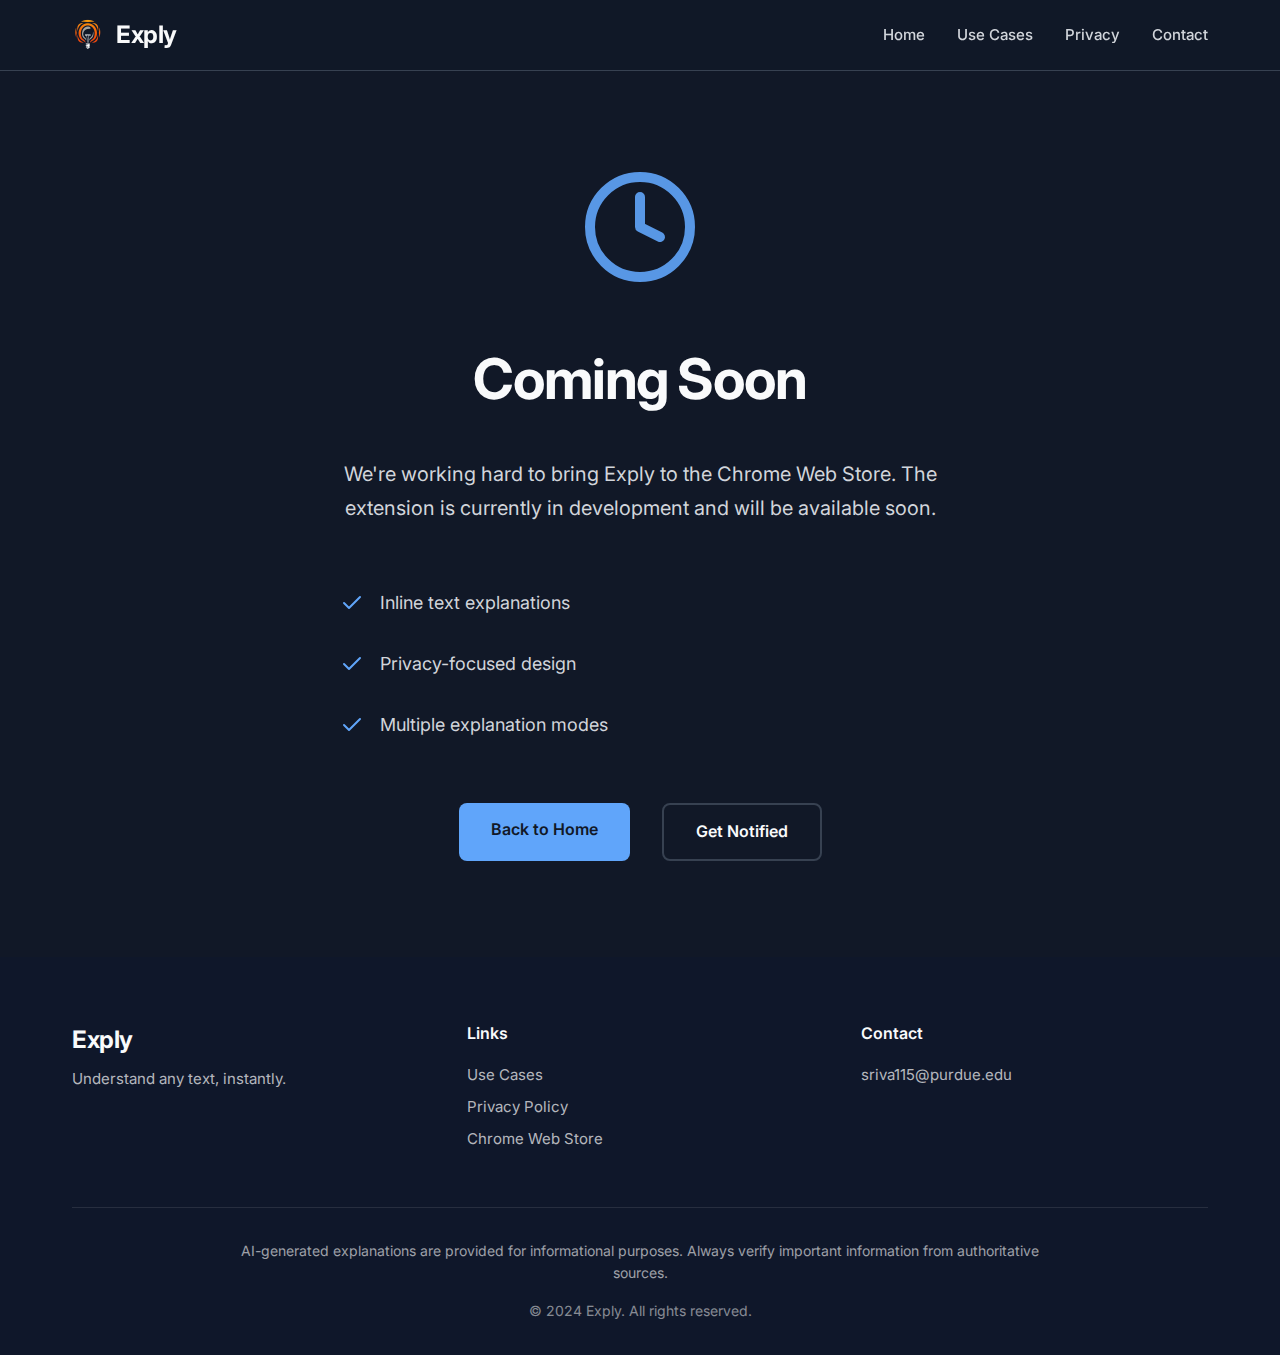
<file: coming-soon.html>
<!DOCTYPE html>
<html lang="en">
<head>
    <meta charset="UTF-8">
    <meta name="viewport" content="width=device-width, initial-scale=1.0">
    <meta name="description" content="Exply Chrome Extension - Coming Soon">
    <title>Coming Soon - Exply</title>
    <link rel="stylesheet" href="styles.css">
    <link rel="preconnect" href="https://fonts.googleapis.com">
    <link rel="preconnect" href="https://fonts.gstatic.com" crossorigin>
    <link href="https://fonts.googleapis.com/css2?family=Inter:wght@400;500;600;700&display=swap" rel="stylesheet">
</head>
<body>
    <nav class="navbar">
        <div class="container">
            <a href="index.html" class="logo">
                <img src="images/logo/exply-logo.png" alt="Exply Logo" class="logo-image" />
                <span class="logo-text">Exply</span>
            </a>
            <div class="nav-links">
                <a href="index.html" class="nav-link">Home</a>
                <a href="use-cases.html" class="nav-link">Use Cases</a>
                <a href="index.html#privacy" class="nav-link">Privacy</a>
                <a href="index.html#footer" class="nav-link">Contact</a>
            </div>
        </div>
    </nav>

    <!-- Coming Soon Section -->
    <section class="coming-soon-section">
        <div class="container">
            <div class="coming-soon-content">
                <div class="coming-soon-icon">
                    <svg width="120" height="120" viewBox="0 0 24 24" fill="none" stroke="currentColor" stroke-width="2" stroke-linecap="round" stroke-linejoin="round">
                        <circle cx="12" cy="12" r="10"/>
                        <polyline points="12 6 12 12 16 14"/>
                    </svg>
                </div>
                <h1 class="coming-soon-title">Coming Soon</h1>
                <p class="coming-soon-description">
                    We're working hard to bring Exply to the Chrome Web Store. 
                    The extension is currently in development and will be available soon.
                </p>
                <div class="coming-soon-features">
                    <div class="coming-soon-feature">
                        <svg width="24" height="24" viewBox="0 0 24 24" fill="none" stroke="currentColor" stroke-width="2" stroke-linecap="round" stroke-linejoin="round">
                            <polyline points="20 6 9 17 4 12"/>
                        </svg>
                        <span>Inline text explanations</span>
                    </div>
                    <div class="coming-soon-feature">
                        <svg width="24" height="24" viewBox="0 0 24 24" fill="none" stroke="currentColor" stroke-width="2" stroke-linecap="round" stroke-linejoin="round">
                            <polyline points="20 6 9 17 4 12"/>
                        </svg>
                        <span>Privacy-focused design</span>
                    </div>
                    <div class="coming-soon-feature">
                        <svg width="24" height="24" viewBox="0 0 24 24" fill="none" stroke="currentColor" stroke-width="2" stroke-linecap="round" stroke-linejoin="round">
                            <polyline points="20 6 9 17 4 12"/>
                        </svg>
                        <span>Multiple explanation modes</span>
                    </div>
                </div>
                <div class="coming-soon-actions">
                    <a href="index.html" class="cta-button primary">Back to Home</a>
                    <a href="index.html#footer" class="cta-button secondary">Get Notified</a>
                </div>
            </div>
        </div>
    </section>

    <!-- Footer -->
    <footer id="footer" class="footer">
        <div class="container">
            <div class="footer-content">
                <div class="footer-section">
                    <h3 class="footer-title">Exply</h3>
                    <p class="footer-description">Understand any text, instantly.</p>
                </div>
                <div class="footer-section">
                    <h4 class="footer-heading">Links</h4>
                    <a href="use-cases.html" class="footer-link">Use Cases</a>
                    <a href="index.html#privacy" class="footer-link">Privacy Policy</a>
                    <a href="coming-soon.html" class="footer-link">Chrome Web Store</a>
                </div>
                <div class="footer-section">
                    <h4 class="footer-heading">Contact</h4>
                    <a href="mailto:sriva115@purdue.edu" class="footer-link">sriva115@purdue.edu</a>
                </div>
            </div>
            <div class="footer-bottom">
                <p class="footer-disclaimer">AI-generated explanations are provided for informational purposes. Always verify important information from authoritative sources.</p>
                <p class="footer-copyright">&copy; 2024 Exply. All rights reserved.</p>
            </div>
        </div>
    </footer>

    <script src="script.js"></script>
</body>
</html>
</file>
<file: styles.css>
/* Reset and Base Styles */
* {
    margin: 0;
    padding: 0;
    box-sizing: border-box;
}

:root {
    --primary-color: #60a5fa;
    --primary-hover: #3b82f6;
    --text-primary: #f9fafb;
    --text-secondary: #d1d5db;
    --text-light: #9ca3af;
    --bg-primary: #111827;
    --bg-secondary: #1f2937;
    --bg-alt: #374151;
    --border-color: #374151;
    --max-width: 1200px;
    --spacing-xs: 0.5rem;
    --spacing-sm: 1rem;
    --spacing-md: 2rem;
    --spacing-lg: 3rem;
    --spacing-xl: 4rem;
    --spacing-2xl: 6rem;
}

html {
    scroll-behavior: smooth;
}

body {
    font-family: 'Inter', -apple-system, BlinkMacSystemFont, 'Segoe UI', Roboto, Oxygen, Ubuntu, Cantarell, sans-serif;
    color: var(--text-primary);
    line-height: 1.6;
    background-color: var(--bg-primary);
    -webkit-font-smoothing: antialiased;
    -moz-osx-font-smoothing: grayscale;
}

.container {
    max-width: var(--max-width);
    margin: 0 auto;
    padding: 0 var(--spacing-md);
}

/* Navigation */
.navbar {
    background-color: var(--bg-primary);
    border-bottom: 1px solid var(--border-color);
    padding: var(--spacing-sm) 0;
    position: sticky;
    top: 0;
    z-index: 100;
    backdrop-filter: blur(10px);
    background-color: rgba(17, 24, 39, 0.95);
}

.navbar .container {
    display: flex;
    justify-content: space-between;
    align-items: center;
}

.logo {
    font-size: 1.5rem;
    font-weight: 700;
    color: var(--text-primary);
    text-decoration: none;
    letter-spacing: -0.02em;
    display: flex;
    align-items: center;
    gap: 0.75rem;
    transition: opacity 0.2s ease;
}

.logo:hover {
    opacity: 0.9;
}

.logo-image {
    height: 32px;
    width: auto;
    display: block;
    flex-shrink: 0;
}

.logo-text {
    display: inline-block;
}

/* Hide logo text if logo image exists and user wants icon-only */
@media (max-width: 480px) {
    .logo-text {
        display: none;
    }
    
    .logo-image {
        height: 28px;
    }
}

.nav-links {
    display: flex;
    gap: var(--spacing-md);
    align-items: center;
}

.nav-link {
    color: var(--text-secondary);
    text-decoration: none;
    font-weight: 500;
    font-size: 0.9375rem;
    transition: color 0.2s ease;
}

.nav-link:hover,
.nav-link.active {
    color: var(--text-primary);
}

/* Hero Section */
.hero {
    padding: var(--spacing-2xl) 0 var(--spacing-xl);
    background-color: var(--bg-primary);
}

.hero-content {
    display: grid;
    grid-template-columns: 1fr 1fr;
    gap: var(--spacing-xl);
    align-items: center;
    max-width: 1100px;
    margin: 0 auto;
}

.hero-text {
    text-align: left;
}

.hero-image {
    display: flex;
    justify-content: center;
    align-items: center;
}

.hero-screenshot {
    width: 100%;
    max-width: 600px;
    height: auto;
    border-radius: 0.75rem;
    box-shadow: 0 10px 40px rgba(0, 0, 0, 0.5);
    border: 1px solid var(--border-color);
    background-color: var(--bg-secondary);
}

.hero-illustration {
    width: 100%;
    max-width: 500px;
    height: auto;
}

.hero-title {
    font-size: clamp(2.5rem, 5vw, 4rem);
    font-weight: 700;
    line-height: 1.1;
    letter-spacing: -0.03em;
    margin-bottom: var(--spacing-md);
    color: var(--text-primary);
}

.hero-subtitle {
    font-size: clamp(1.125rem, 2vw, 1.5rem);
    color: var(--text-secondary);
    max-width: 700px;
    margin: 0 auto var(--spacing-lg);
    line-height: 1.5;
}

.cta-button {
    display: inline-block;
    padding: 0.875rem 2rem;
    font-size: 1rem;
    font-weight: 600;
    text-decoration: none;
    border-radius: 0.5rem;
    transition: all 0.2s ease;
    border: none;
    cursor: pointer;
}

.cta-button.primary {
    background-color: var(--primary-color);
    color: var(--bg-primary);
}

.cta-button.primary:hover {
    background-color: var(--primary-hover);
    transform: translateY(-1px);
    box-shadow: 0 4px 12px rgba(96, 165, 250, 0.4);
}

.hero-note {
    margin-top: var(--spacing-md);
    color: var(--text-light);
    font-size: 0.875rem;
}

/* Section Styles */
section {
    padding: var(--spacing-xl) 0;
}

.section-title {
    font-size: clamp(2rem, 4vw, 2.5rem);
    font-weight: 700;
    text-align: center;
    margin-bottom: var(--spacing-xl);
    letter-spacing: -0.02em;
    color: var(--text-primary);
}

.section-description {
    text-align: center;
    color: var(--text-secondary);
    max-width: 700px;
    margin: 0 auto;
    font-size: 1.125rem;
}

/* How It Works */
.how-it-works {
    background-color: var(--bg-secondary);
}

.steps {
    display: flex;
    flex-direction: column;
    gap: var(--spacing-2xl);
    max-width: 1200px;
    margin: 0 auto;
}

.step {
    display: grid;
    grid-template-columns: 1.5fr 1fr;
    gap: var(--spacing-xl);
    align-items: center;
}

.step-reverse {
    direction: rtl;
}

.step-reverse > * {
    direction: ltr;
}

.step-image-wrapper {
    border-radius: 0.75rem;
    overflow: hidden;
    box-shadow: 0 8px 24px rgba(0, 0, 0, 0.4);
    border: 1px solid var(--border-color);
    background-color: var(--bg-secondary);
    width: 100%;
}

.step-image {
    width: 100%;
    height: auto;
    display: block;
    transition: transform 0.3s ease;
}

.step-image:hover {
    transform: scale(1.01);
}

.step-content {
    display: flex;
    flex-direction: column;
    justify-content: center;
    padding: var(--spacing-md);
}

.step-icon-wrapper {
    position: relative;
    display: inline-flex;
    align-items: center;
    justify-content: flex-start;
    margin-bottom: var(--spacing-md);
}

.step-icon {
    color: var(--primary-color);
    opacity: 0.9;
}

.step-number {
    position: absolute;
    bottom: -8px;
    right: -8px;
    width: 36px;
    height: 36px;
    background-color: var(--primary-color);
    color: var(--bg-primary);
    border-radius: 50%;
    display: flex;
    align-items: center;
    justify-content: center;
    font-size: 1rem;
    font-weight: 700;
    border: 3px solid var(--bg-secondary);
    box-shadow: 0 2px 8px rgba(96, 165, 250, 0.3);
}

.step-title {
    font-size: 1.75rem;
    font-weight: 700;
    margin-bottom: var(--spacing-sm);
    color: var(--text-primary);
    letter-spacing: -0.02em;
}

.step-description {
    font-size: 1.125rem;
    color: var(--text-secondary);
    line-height: 1.7;
}

/* Why Exply */
.features {
    display: grid;
    grid-template-columns: repeat(auto-fit, minmax(280px, 1fr));
    gap: var(--spacing-lg);
    max-width: 1000px;
    margin: 0 auto;
}

.feature {
    text-align: center;
    padding: var(--spacing-md);
}

.feature-icon {
    display: inline-flex;
    align-items: center;
    justify-content: center;
    width: 80px;
    height: 80px;
    margin: 0 auto var(--spacing-md);
    background-color: var(--bg-secondary);
    border-radius: 1rem;
    color: var(--primary-color);
    padding: var(--spacing-md);
}

.feature-title {
    font-size: 1.25rem;
    font-weight: 600;
    margin-bottom: var(--spacing-sm);
    color: var(--text-primary);
}

.feature-description {
    color: var(--text-secondary);
    line-height: 1.7;
}

/* Who It's For */
.who-its-for {
    background-color: var(--bg-secondary);
}

.audiences {
    display: flex;
    flex-wrap: wrap;
    justify-content: center;
    gap: var(--spacing-md);
    margin-bottom: var(--spacing-lg);
}

.audience {
    padding: var(--spacing-sm) var(--spacing-md);
    background-color: var(--bg-secondary);
    border: 1px solid var(--border-color);
    border-radius: 0.5rem;
    font-weight: 500;
    color: var(--text-primary);
    display: flex;
    align-items: center;
    gap: 0.5rem;
}

.audience-icon {
    color: var(--primary-color);
    flex-shrink: 0;
}

/* Privacy Section */
.privacy {
    background-color: var(--bg-primary);
}

.privacy-points {
    display: grid;
    grid-template-columns: repeat(auto-fit, minmax(280px, 1fr));
    gap: var(--spacing-lg);
    max-width: 1000px;
    margin: 0 auto;
}

.privacy-point {
    padding: var(--spacing-md);
}

.privacy-icon {
    display: inline-flex;
    align-items: center;
    justify-content: center;
    width: 48px;
    height: 48px;
    margin-bottom: var(--spacing-md);
    background-color: var(--bg-secondary);
    border-radius: 0.75rem;
    color: var(--primary-color);
    padding: var(--spacing-xs);
}

.privacy-title {
    font-size: 1.125rem;
    font-weight: 600;
    margin-bottom: var(--spacing-xs);
    color: var(--text-primary);
}

.privacy-point p {
    color: var(--text-secondary);
    line-height: 1.7;
}

/* Use Cases Page */
.use-cases-header {
    padding: var(--spacing-2xl) 0 var(--spacing-lg);
    text-align: center;
    background-color: var(--bg-primary);
}

.page-title {
    font-size: clamp(2.5rem, 5vw, 3.5rem);
    font-weight: 700;
    margin-bottom: var(--spacing-md);
    letter-spacing: -0.03em;
    color: var(--text-primary);
}

.page-subtitle {
    font-size: 1.25rem;
    color: var(--text-secondary);
    max-width: 800px;
    margin: 0 auto;
    line-height: 1.6;
}

.use-case-section {
    padding: var(--spacing-2xl) 0;
}

.use-case-section.alt {
    background-color: var(--bg-secondary);
}

.use-case {
    max-width: 900px;
    margin: 0 auto;
}

.use-case-header {
    margin-bottom: var(--spacing-md);
}

.use-case-icon-title {
    display: flex;
    align-items: center;
    gap: var(--spacing-md);
    flex-wrap: wrap;
}

.use-case-icon-wrapper {
    display: inline-flex;
    align-items: center;
    justify-content: center;
    width: 64px;
    height: 64px;
    background-color: var(--bg-secondary);
    border-radius: 1rem;
    color: var(--primary-color);
    padding: var(--spacing-sm);
    flex-shrink: 0;
}

.use-case-section.alt .use-case-icon-wrapper {
    background-color: var(--bg-primary);
}

.use-case-image-wrapper {
    margin-bottom: var(--spacing-lg);
    border-radius: 0.75rem;
    overflow: hidden;
    box-shadow: 0 8px 24px rgba(0, 0, 0, 0.4);
    border: 1px solid var(--border-color);
    background-color: var(--bg-secondary);
}

.use-case-image {
    width: 100%;
    height: auto;
    display: block;
}

.use-case-section.alt .use-case-image-wrapper {
    background-color: var(--bg-primary);
}

.use-case-title {
    font-size: clamp(1.75rem, 3vw, 2.25rem);
    font-weight: 700;
    letter-spacing: -0.02em;
    color: var(--text-primary);
}

.use-case-badge {
    padding: 0.25rem 0.75rem;
    background-color: var(--bg-alt);
    color: var(--text-primary);
    border-radius: 0.375rem;
    font-size: 0.875rem;
    font-weight: 500;
}

.use-case-intro {
    font-size: 1.25rem;
    color: var(--text-secondary);
    margin-bottom: var(--spacing-lg);
    font-weight: 500;
}

.use-case-description p {
    font-size: 1.125rem;
    color: var(--text-secondary);
    line-height: 1.8;
    margin-bottom: var(--spacing-lg);
}

.use-case-details {
    display: grid;
    gap: var(--spacing-lg);
    margin-bottom: var(--spacing-lg);
}

.detail-item {
    padding: var(--spacing-md);
    background-color: var(--bg-secondary);
    border-radius: 0.5rem;
    border: 1px solid var(--border-color);
}

.use-case-section.alt .detail-item {
    background-color: var(--bg-secondary);
}

.detail-label {
    font-size: 1rem;
    font-weight: 600;
    margin-bottom: var(--spacing-xs);
    color: var(--text-primary);
}

.detail-item p {
    font-size: 1rem;
    color: var(--text-secondary);
    line-height: 1.7;
    margin: 0;
}

.use-case-examples {
    margin-top: var(--spacing-lg);
}

.examples-title {
    font-size: 1.125rem;
    font-weight: 600;
    margin-bottom: var(--spacing-sm);
    color: var(--text-primary);
}

.examples-list {
    list-style: none;
    padding: 0;
}

.examples-list li {
    padding: var(--spacing-xs) 0;
    padding-left: var(--spacing-md);
    color: var(--text-secondary);
    position: relative;
    line-height: 1.7;
}

.examples-list li::before {
    content: "•";
    position: absolute;
    left: 0;
    color: var(--primary-color);
    font-weight: bold;
}

/* CTA Section */
.cta-section {
    padding: var(--spacing-2xl) 0;
    text-align: center;
    background-color: var(--bg-secondary);
}

.cta-title {
    font-size: clamp(2rem, 4vw, 2.5rem);
    font-weight: 700;
    margin-bottom: var(--spacing-md);
    letter-spacing: -0.02em;
    color: var(--text-primary);
}

.cta-description {
    font-size: 1.125rem;
    color: var(--text-secondary);
    margin-bottom: var(--spacing-lg);
    max-width: 600px;
    margin-left: auto;
    margin-right: auto;
}

/* Footer */
.footer {
    background-color: #0f172a;
    color: var(--text-primary);
    padding: var(--spacing-xl) 0 var(--spacing-md);
}

.footer-content {
    display: grid;
    grid-template-columns: repeat(auto-fit, minmax(200px, 1fr));
    gap: var(--spacing-lg);
    margin-bottom: var(--spacing-lg);
}

.footer-title {
    font-size: 1.5rem;
    font-weight: 700;
    margin-bottom: var(--spacing-xs);
    letter-spacing: -0.02em;
}

.footer-description {
    color: rgba(255, 255, 255, 0.7);
    font-size: 0.9375rem;
}

.footer-heading {
    font-size: 1rem;
    font-weight: 600;
    margin-bottom: var(--spacing-sm);
}

.footer-link {
    display: block;
    color: rgba(255, 255, 255, 0.7);
    text-decoration: none;
    margin-bottom: var(--spacing-xs);
    font-size: 0.9375rem;
    transition: color 0.2s ease;
}

.footer-link:hover {
    color: white;
}

.footer-bottom {
    border-top: 1px solid rgba(255, 255, 255, 0.1);
    padding-top: var(--spacing-md);
    text-align: center;
}

.footer-disclaimer {
    font-size: 0.875rem;
    color: rgba(255, 255, 255, 0.6);
    margin-bottom: var(--spacing-sm);
    line-height: 1.6;
    max-width: 800px;
    margin-left: auto;
    margin-right: auto;
}

.footer-copyright {
    font-size: 0.875rem;
    color: rgba(255, 255, 255, 0.5);
}

/* Responsive Design */
@media (max-width: 768px) {
    .nav-links {
        gap: var(--spacing-sm);
    }

    .nav-link {
        font-size: 0.875rem;
    }

    .hero {
        padding: var(--spacing-xl) 0 var(--spacing-lg);
    }

    .hero-content {
        grid-template-columns: 1fr;
        text-align: center;
    }

    .hero-text {
        text-align: center;
    }

    .hero-illustration {
        max-width: 100%;
    }

    .hero-screenshot {
        max-width: 100%;
    }

    section {
        padding: var(--spacing-lg) 0;
    }

    .step {
        grid-template-columns: 1fr;
        gap: var(--spacing-md);
    }

    .step-reverse {
        direction: ltr;
    }

    .step-content {
        text-align: center;
        padding: var(--spacing-sm);
    }

    .step-icon-wrapper {
        justify-content: center;
    }

    .features,
    .privacy-points {
        grid-template-columns: 1fr;
        gap: var(--spacing-md);
    }

    .use-case-header {
        flex-direction: column;
        align-items: flex-start;
    }

    .use-case-icon-title {
        flex-direction: column;
        align-items: flex-start;
    }

    .footer-content {
        grid-template-columns: 1fr;
    }

    .container {
        padding: 0 var(--spacing-sm);
    }

    .coming-soon-actions {
        flex-direction: column;
    }

    .coming-soon-actions .cta-button {
        width: 100%;
    }

    .coming-soon-features {
        text-align: center;
    }

    .coming-soon-feature {
        justify-content: center;
    }
}

@media (max-width: 480px) {
    :root {
        --spacing-xl: 3rem;
        --spacing-2xl: 4rem;
    }

    .navbar .container {
        flex-direction: column;
        gap: var(--spacing-sm);
    }

    .nav-links {
        width: 100%;
        justify-content: center;
        flex-wrap: wrap;
    }
}

/* Accessibility */
@media (prefers-reduced-motion: reduce) {
    * {
        animation-duration: 0.01ms !important;
        animation-iteration-count: 1 !important;
        transition-duration: 0.01ms !important;
        scroll-behavior: auto !important;
    }
}

/* Coming Soon Page */
.coming-soon-section {
    min-height: calc(100vh - 200px);
    display: flex;
    align-items: center;
    justify-content: center;
    padding: var(--spacing-2xl) 0;
    background-color: var(--bg-primary);
}

.coming-soon-content {
    text-align: center;
    max-width: 600px;
    margin: 0 auto;
}

.coming-soon-icon {
    color: var(--primary-color);
    margin-bottom: var(--spacing-lg);
    display: flex;
    justify-content: center;
    opacity: 0.9;
}

.coming-soon-title {
    font-size: clamp(2.5rem, 5vw, 3.5rem);
    font-weight: 700;
    margin-bottom: var(--spacing-md);
    letter-spacing: -0.03em;
    color: var(--text-primary);
}

.coming-soon-description {
    font-size: 1.25rem;
    color: var(--text-secondary);
    line-height: 1.7;
    margin-bottom: var(--spacing-xl);
}

.coming-soon-features {
    display: flex;
    flex-direction: column;
    gap: var(--spacing-md);
    margin-bottom: var(--spacing-xl);
    text-align: left;
}

.coming-soon-feature {
    display: flex;
    align-items: center;
    gap: var(--spacing-sm);
    color: var(--text-secondary);
    font-size: 1.125rem;
}

.coming-soon-feature svg {
    color: var(--primary-color);
    flex-shrink: 0;
}

.coming-soon-actions {
    display: flex;
    gap: var(--spacing-md);
    justify-content: center;
    flex-wrap: wrap;
}

.cta-button.secondary {
    background-color: transparent;
    color: var(--text-primary);
    border: 2px solid var(--border-color);
}

.cta-button.secondary:hover {
    background-color: var(--bg-secondary);
    border-color: var(--primary-color);
    transform: translateY(-1px);
}

/* Focus styles for accessibility */
a:focus,
button:focus {
    outline: 2px solid var(--primary-color);
    outline-offset: 2px;
}
</file>
